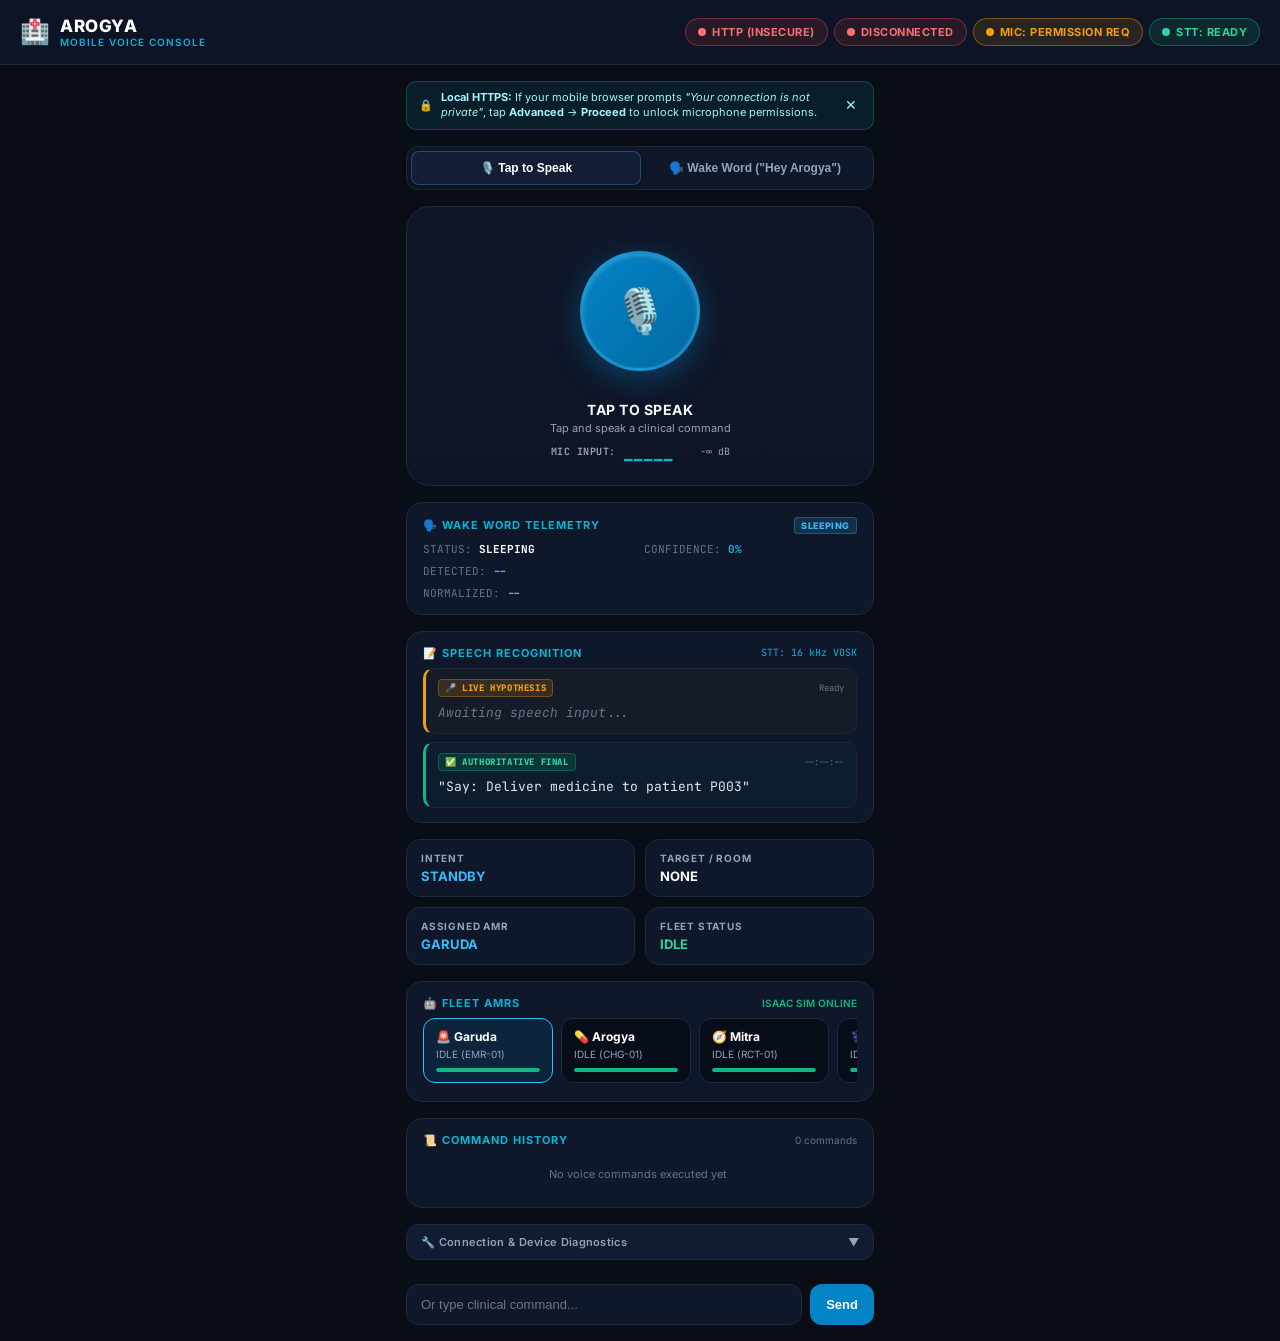
<file: isaac_sim_hospital/web/templates/mobile_voice.html>
<!DOCTYPE html>
<html lang="en">
<head>
  <meta charset="UTF-8">
  <meta name="viewport" content="width=device-width, initial-scale=1.0, maximum-scale=1.0, user-scalable=no, viewport-fit=cover">
  <meta name="theme-color" content="#090d16">
  <meta name="apple-mobile-web-app-capable" content="yes">
  <meta name="apple-mobile-web-app-status-bar-style" content="black-translucent">
  <title>AROGYA Mobile Voice Command Console</title>
  <link rel="preconnect" href="https://fonts.googleapis.com">
  <link rel="preconnect" href="https://fonts.gstatic.com" crossorigin>
  <link href="https://fonts.googleapis.com/css2?family=Inter:wght@400;500;600;700;800&family=JetBrains+Mono:wght@400;600&display=swap" rel="stylesheet">
  <style>
    :root {
      --bg: #090d16;
      --surface: #0f172a;
      --surface-card: #131d35;
      --surface-border: #1e293b;
      --text-main: #f8fafc;
      --text-muted: #94a3b8;
      --text-dim: #64748b;
      --primary: #0284c7;
      --primary-glow: #38bdf8;
      --success: #10b981;
      --success-glow: #34d399;
      --warning: #f59e0b;
      --danger: #ef4444;
      --danger-glow: #f87171;
      --purple: #8b5cf6;
      --cyan: #06b6d4;
    }

    * {
      box-sizing: border-box;
      margin: 0;
      padding: 0;
      -webkit-tap-highlight-color: transparent;
      user-select: none;
    }

    body {
      background-color: var(--bg);
      color: var(--text-main);
      font-family: 'Inter', -apple-system, BlinkMacSystemFont, "Segoe UI", Roboto, sans-serif;
      min-height: 100vh;
      min-height: -webkit-fill-available;
      display: flex;
      flex-direction: column;
      overflow-x: hidden;
      padding: env(safe-area-inset-top) env(safe-area-inset-right) env(safe-area-inset-bottom) env(safe-area-inset-left);
    }

    header {
      padding: 16px 20px;
      background: rgba(15, 23, 42, 0.85);
      backdrop-filter: blur(12px);
      -webkit-backdrop-filter: blur(12px);
      border-bottom: 1px solid var(--surface-border);
      display: flex;
      align-items: center;
      justify-content: space-between;
      position: sticky;
      top: 0;
      z-index: 100;
    }

    .brand-group {
      display: flex;
      align-items: center;
      gap: 10px;
    }

    .brand-icon {
      font-size: 24px;
      line-height: 1;
    }

    .brand-title {
      font-size: 17px;
      font-weight: 800;
      letter-spacing: 0.5px;
      color: #fff;
    }

    .brand-subtitle {
      font-size: 10px;
      color: var(--cyan);
      font-weight: 600;
      letter-spacing: 1px;
      text-transform: uppercase;
    }

    .status-badge {
      display: inline-flex;
      align-items: center;
      gap: 6px;
      padding: 6px 12px;
      border-radius: 9999px;
      font-size: 11px;
      font-weight: 700;
      letter-spacing: 0.5px;
      background: rgba(15, 23, 42, 0.9);
      border: 1px solid var(--surface-border);
      transition: all 0.3s ease;
    }

    .status-badge.connected {
      color: var(--success-glow);
      border-color: rgba(16, 185, 129, 0.4);
      background: rgba(16, 185, 129, 0.12);
    }

    .status-badge.connecting {
      color: var(--warning);
      border-color: rgba(245, 158, 11, 0.4);
      background: rgba(245, 158, 11, 0.12);
    }

    .status-badge.disconnected {
      color: var(--danger-glow);
      border-color: rgba(239, 68, 68, 0.4);
      background: rgba(239, 68, 68, 0.12);
    }

    .status-dot {
      width: 8px;
      height: 8px;
      border-radius: 50%;
      background: currentColor;
    }

    .status-badge.connected .status-dot {
      box-shadow: 0 0 8px var(--success);
      animation: pulse-dot 2s infinite;
    }

    @keyframes pulse-dot {
      0%, 100% { opacity: 1; transform: scale(1); }
      50% { opacity: 0.4; transform: scale(0.85); }
    }

    main {
      flex: 1;
      padding: 16px;
      max-width: 500px;
      margin: 0 auto;
      width: 100%;
      display: flex;
      flex-direction: column;
      gap: 16px;
    }

    /* Mode Selector */
    .mode-bar {
      display: flex;
      background: var(--surface);
      border-radius: 12px;
      padding: 4px;
      border: 1px solid var(--surface-border);
    }

    .mode-btn {
      flex: 1;
      padding: 9px 12px;
      border-radius: 8px;
      border: none;
      background: transparent;
      color: var(--text-muted);
      font-size: 12px;
      font-weight: 600;
      cursor: pointer;
      transition: all 0.2s ease;
      text-align: center;
    }

    .mode-btn.active {
      background: var(--surface-card);
      color: #fff;
      box-shadow: 0 2px 8px rgba(0,0,0,0.3);
      border: 1px solid rgba(56, 189, 248, 0.3);
    }

    /* Primary Mic Controller */
    .mic-stage {
      display: flex;
      flex-direction: column;
      align-items: center;
      justify-content: center;
      padding: 24px 16px;
      background: linear-gradient(180deg, rgba(19, 29, 53, 0.6) 0%, rgba(15, 23, 42, 0.8) 100%);
      border: 1px solid var(--surface-border);
      border-radius: 24px;
      position: relative;
      overflow: hidden;
    }

    .mic-button-wrapper {
      position: relative;
      margin: 10px 0 16px 0;
      width: 140px;
      height: 140px;
      display: flex;
      align-items: center;
      justify-content: center;
    }

    .pulse-ring {
      position: absolute;
      width: 100%;
      height: 100%;
      border-radius: 50%;
      border: 2px solid var(--danger-glow);
      opacity: 0;
      pointer-events: none;
      transform: scale(0.9);
    }

    .mic-button-wrapper.listening .pulse-ring:nth-child(1) {
      animation: pulse-ring 1.8s cubic-bezier(0.215, 0.61, 0.355, 1) infinite;
    }
    .mic-button-wrapper.listening .pulse-ring:nth-child(2) {
      animation: pulse-ring 1.8s cubic-bezier(0.215, 0.61, 0.355, 1) 0.6s infinite;
    }

    @keyframes pulse-ring {
      0% { transform: scale(0.9); opacity: 0.8; }
      100% { transform: scale(1.6); opacity: 0; }
    }

    .mic-btn {
      width: 120px;
      height: 120px;
      border-radius: 50%;
      border: 3px solid rgba(56, 189, 248, 0.4);
      background: linear-gradient(135deg, #0284c7 0%, #0369a1 100%);
      color: white;
      font-size: 44px;
      display: flex;
      align-items: center;
      justify-content: center;
      cursor: pointer;
      box-shadow: 0 8px 30px rgba(2, 132, 199, 0.4), inset 0 2px 4px rgba(255, 255, 255, 0.2);
      transition: all 0.25s cubic-bezier(0.4, 0, 0.2, 1);
      position: relative;
      z-index: 2;
    }

    .mic-btn:active {
      transform: scale(0.93);
    }

    .mic-button-wrapper.listening .mic-btn {
      background: linear-gradient(135deg, #ef4444 0%, #b91c1c 100%);
      border-color: rgba(248, 113, 113, 0.8);
      box-shadow: 0 0 35px rgba(239, 68, 68, 0.6), inset 0 2px 4px rgba(255, 255, 255, 0.3);
      animation: mic-glow 1.2s ease-in-out infinite alternate;
    }

    @keyframes mic-glow {
      from { transform: scale(1); }
      to { transform: scale(1.05); }
    }

    .mic-button-wrapper.processing .mic-btn {
      background: linear-gradient(135deg, #f59e0b 0%, #d97706 100%);
      border-color: rgba(245, 158, 11, 0.8);
      box-shadow: 0 0 30px rgba(245, 158, 11, 0.5);
    }

    .mic-state-label {
      font-size: 14px;
      font-weight: 700;
      letter-spacing: 0.5px;
      color: var(--text-main);
      margin-top: 4px;
      text-transform: uppercase;
    }

    .mic-subtext {
      font-size: 11px;
      color: var(--text-muted);
      margin-top: 3px;
    }

    /* Warning / Permission Alert */
    .alert-banner {
      display: none;
      padding: 10px 14px;
      border-radius: 10px;
      font-size: 12px;
      line-height: 1.4;
      align-items: center;
      gap: 10px;
      background: rgba(239, 68, 68, 0.15);
      border: 1px solid rgba(239, 68, 68, 0.3);
      color: #fca5a5;
    }

    .alert-banner.show {
      display: flex;
    }

    /* Live Transcript Display */
    .section-card {
      background: var(--surface);
      border: 1px solid var(--surface-border);
      border-radius: 16px;
      padding: 14px 16px;
      display: flex;
      flex-direction: column;
      gap: 8px;
    }

    .card-header {
      display: flex;
      align-items: center;
      justify-content: space-between;
    }

    .card-title {
      font-size: 11px;
      font-weight: 700;
      color: var(--cyan);
      letter-spacing: 1px;
      text-transform: uppercase;
      display: flex;
      align-items: center;
      gap: 6px;
    }

    /* Real-Time Audio Level Meter */
    .audio-meter-wrap {
      display: flex;
      align-items: center;
      justify-content: center;
      gap: 8px;
      font-family: 'JetBrains Mono', monospace;
      font-size: 11px;
      margin-top: 8px;
      color: var(--text-dim);
    }

    .meter-label {
      font-size: 10px;
      font-weight: 700;
      letter-spacing: 0.5px;
      color: var(--text-muted);
    }

    .meter-bars {
      font-size: 14px;
      letter-spacing: 2px;
      color: var(--cyan);
      transition: color 0.1s ease;
      font-weight: 700;
    }

    .meter-bars.active {
      color: var(--success-glow);
      text-shadow: 0 0 8px rgba(52, 211, 153, 0.4);
    }

    .meter-bars.peak {
      color: var(--warning);
      text-shadow: 0 0 8px rgba(245, 158, 11, 0.5);
    }

    .meter-db {
      font-size: 10px;
      min-width: 48px;
      text-align: right;
      color: var(--text-muted);
    }

    /* Dual-Channel Speech Recognition Container */
    .transcript-container {
      display: flex;
      flex-direction: column;
      gap: 8px;
    }

    .transcript-channel {
      background: #060913;
      border: 1px solid rgba(30, 41, 59, 0.8);
      border-radius: 10px;
      padding: 10px 12px;
      font-family: 'JetBrains Mono', monospace;
      font-size: 12px;
      line-height: 1.4;
      word-break: break-word;
      transition: all 0.2s ease;
    }

    .transcript-channel.live-channel {
      border-left: 3px solid var(--warning);
      background: rgba(245, 158, 11, 0.03);
    }

    .transcript-channel.final-channel {
      border-left: 3px solid var(--success);
      background: rgba(16, 185, 129, 0.04);
    }

    .channel-header {
      display: flex;
      align-items: center;
      justify-content: space-between;
      margin-bottom: 6px;
    }

    .channel-badge {
      font-size: 9px;
      font-weight: 800;
      letter-spacing: 0.6px;
      text-transform: uppercase;
      padding: 2px 6px;
      border-radius: 4px;
    }

    .channel-badge.live {
      background: rgba(245, 158, 11, 0.15);
      color: var(--warning);
      border: 1px solid rgba(245, 158, 11, 0.3);
    }

    .channel-badge.final {
      background: rgba(16, 185, 129, 0.15);
      color: var(--success-glow);
      border: 1px solid rgba(16, 185, 129, 0.3);
    }

    .channel-sub {
      font-size: 9px;
      color: var(--text-dim);
    }

    .channel-body {
      font-size: 13px;
      color: #e2e8f0;
      line-height: 1.5;
    }

    .channel-body.empty {
      color: var(--text-dim);
      font-style: italic;
    }

    .transcript-box {
      min-height: 50px;
      background: #060913;
      border: 1px solid rgba(30, 41, 59, 0.8);
      border-radius: 10px;
      padding: 10px 12px;
      font-family: 'JetBrains Mono', monospace;
      font-size: 12px;
      line-height: 1.5;
      color: #e2e8f0;
      word-break: break-word;
      transition: all 0.2s ease;
    }

    .transcript-box.empty {
      color: var(--text-dim);
      font-style: italic;
    }

    .transcript-partial {
      color: #cbd5e1;
      font-style: italic;
    }

    .transcript-final {
      color: #38bdf8;
      font-weight: 600;
    }

    /* Mission State Grid */
    .intel-grid {
      display: grid;
      grid-template-columns: 1fr 1fr;
      gap: 10px;
    }

    .intel-cell {
      background: var(--surface);
      border: 1px solid var(--surface-border);
      border-radius: 14px;
      padding: 12px 14px;
      display: flex;
      flex-direction: column;
      gap: 4px;
    }

    .intel-label {
      font-size: 10px;
      color: var(--text-muted);
      font-weight: 700;
      letter-spacing: 0.8px;
      text-transform: uppercase;
    }

    .intel-val {
      font-size: 13px;
      font-weight: 700;
      color: #fff;
      overflow: hidden;
      text-overflow: ellipsis;
      white-space: nowrap;
    }

    .intel-val.highlight {
      color: var(--primary-glow);
    }
    .intel-val.emergency {
      color: var(--danger-glow);
    }
    .intel-val.success {
      color: var(--success-glow);
    }

    /* Fleet Telemetry Drawer */
    .fleet-row {
      display: flex;
      gap: 8px;
      overflow-x: auto;
      padding-bottom: 4px;
      scrollbar-width: none;
    }
    .fleet-row::-webkit-scrollbar {
      display: none;
    }

    .robot-chip {
      flex: 0 0 130px;
      background: #080d1a;
      border: 1px solid var(--surface-border);
      border-radius: 12px;
      padding: 10px 12px;
      display: flex;
      flex-direction: column;
      gap: 4px;
      transition: border-color 0.2s ease;
    }

    .robot-chip.assigned {
      border-color: var(--primary-glow);
      background: rgba(2, 132, 199, 0.12);
    }

    .robot-chip-name {
      font-size: 12px;
      font-weight: 700;
      color: #fff;
      display: flex;
      align-items: center;
      gap: 4px;
    }

    .robot-chip-status {
      font-size: 10px;
      color: var(--text-muted);
      white-space: nowrap;
      overflow: hidden;
      text-overflow: ellipsis;
    }

    .battery-bar-wrap {
      width: 100%;
      height: 4px;
      background: #1e293b;
      border-radius: 2px;
      margin-top: 4px;
      overflow: hidden;
    }

    .battery-bar-fill {
      height: 100%;
      background: var(--success);
      border-radius: 2px;
      transition: width 0.3s ease;
    }

    /* Command History */
    .history-list {
      display: flex;
      flex-direction: column;
      gap: 6px;
      max-height: 160px;
      overflow-y: auto;
      padding-right: 4px;
    }

    .history-item {
      display: flex;
      align-items: center;
      justify-content: space-between;
      padding: 8px 10px;
      background: #080d1a;
      border-radius: 8px;
      font-size: 11px;
      border-left: 3px solid var(--primary);
    }

    .history-item.emergency {
      border-left-color: var(--danger);
    }

    .history-text {
      color: #cbd5e1;
      font-weight: 500;
      max-width: 65%;
      overflow: hidden;
      text-overflow: ellipsis;
      white-space: nowrap;
    }

    .history-meta {
      color: var(--text-dim);
      font-size: 10px;
      font-family: 'JetBrains Mono', monospace;
    }

    /* Fallback Text Input */
    .text-input-wrap {
      display: flex;
      gap: 8px;
      margin-top: auto;
      padding-top: 8px;
    }

    .cmd-input {
      flex: 1;
      background: #0f172a;
      border: 1px solid var(--surface-border);
      border-radius: 12px;
      padding: 12px 14px;
      color: #fff;
      font-size: 13px;
      outline: none;
      transition: border-color 0.2s ease;
    }

    .cmd-input:focus {
      border-color: var(--primary-glow);
    }

    .send-btn {
      background: var(--primary);
      color: white;
      border: none;
      border-radius: 12px;
      padding: 0 16px;
      font-size: 13px;
      font-weight: 700;
      cursor: pointer;
      display: flex;
      align-items: center;
      justify-content: center;
      transition: background 0.2s ease;
    }

    .send-btn:active {
      background: #0369a1;
    }

    /* Multi-badge Header Ribbon */
    .header-badges {
      display: flex;
      align-items: center;
      gap: 6px;
      flex-wrap: wrap;
      justify-content: flex-end;
    }

    .status-badge.secure {
      color: var(--cyan);
      border-color: rgba(6, 182, 212, 0.4);
      background: rgba(6, 182, 212, 0.12);
    }

    .status-badge.insecure {
      color: var(--danger-glow);
      border-color: rgba(239, 68, 68, 0.4);
      background: rgba(239, 68, 68, 0.12);
    }

    .status-badge.mic-ready {
      color: var(--success-glow);
      border-color: rgba(16, 185, 129, 0.4);
      background: rgba(16, 185, 129, 0.12);
    }

    .status-badge.mic-req {
      color: var(--warning);
      border-color: rgba(245, 158, 11, 0.4);
      background: rgba(245, 158, 11, 0.12);
    }

    .status-badge.mic-denied {
      color: var(--danger-glow);
      border-color: rgba(239, 68, 68, 0.4);
      background: rgba(239, 68, 68, 0.12);
    }

    .status-badge.mic-listen {
      color: #f87171;
      border-color: rgba(239, 68, 68, 0.6);
      background: rgba(239, 68, 68, 0.2);
    }

    .status-badge.mic-err {
      color: var(--danger-glow);
      border-color: rgba(239, 68, 68, 0.4);
      background: rgba(239, 68, 68, 0.12);
    }

    /* Diagnostics Card */
    .diag-card {
      background: rgba(15, 23, 42, 0.65);
      border: 1px solid var(--surface-border);
      border-radius: 12px;
      overflow: hidden;
      font-size: 11px;
    }

    .diag-header {
      padding: 10px 14px;
      background: rgba(19, 29, 53, 0.8);
      display: flex;
      align-items: center;
      justify-content: space-between;
      cursor: pointer;
      font-weight: 600;
      color: var(--text-muted);
      letter-spacing: 0.3px;
    }

    .diag-header:hover {
      color: var(--text-main);
    }

    .diag-body {
      display: none;
      padding: 10px 14px;
      flex-direction: column;
      gap: 6px;
      background: rgba(10, 15, 30, 0.7);
      border-top: 1px solid var(--surface-border);
      font-family: 'JetBrains Mono', monospace;
      font-size: 11px;
    }

    .diag-body.expanded {
      display: flex;
    }

    .diag-row {
      display: flex;
      justify-content: space-between;
      align-items: center;
      color: var(--text-dim);
    }

    .diag-val {
      font-weight: 600;
      color: var(--text-main);
    }

    .diag-val.ok {
      color: var(--success);
    }

    .diag-val.warn {
      color: var(--warning);
    }

    .diag-val.err {
      color: var(--danger-glow);
    }

    /* Notice tip banner */
    .cert-tip-banner {
      padding: 8px 12px;
      border-radius: 10px;
      font-size: 11px;
      line-height: 1.4;
      background: rgba(6, 182, 212, 0.1);
      border: 1px solid rgba(6, 182, 212, 0.3);
      color: #a5f3fc;
      display: flex;
      align-items: center;
      gap: 8px;
    }

    .cert-tip-banner.hidden {
      display: none;
    }
  </style>
</head>
<body>

  <!-- Top Header Navigation -->
  <header>
    <div class="brand-group">
      <span class="brand-icon">🏥</span>
      <div>
        <div class="brand-title">AROGYA</div>
        <div class="brand-subtitle">Mobile Voice Console</div>
      </div>
    </div>
    <div class="header-badges">
      <div id="secBadge" class="status-badge secure" title="Connection Security Context">
        <span class="status-dot"></span>
        <span id="secText">HTTPS</span>
      </div>
      <div id="connBadge" class="status-badge connecting" title="WebSocket Link Status">
        <span class="status-dot"></span>
        <span id="connText">CONNECTING...</span>
      </div>
      <div id="micBadge" class="status-badge mic-ready" title="Microphone Status">
        <span class="status-dot"></span>
        <span id="micBadgeText">MIC: READY</span>
      </div>
      <div id="sttBadge" class="status-badge mic-ready" title="faster-whisper STT Service Status">
        <span class="status-dot"></span>
        <span id="sttBadgeText">STT: READY</span>
      </div>
    </div>
  </header>

  <main>
    <!-- Local HTTPS Self-Signed Notice Tip -->
    <div id="certTip" class="cert-tip-banner">
      <span>🔒</span>
      <span style="flex:1;"><strong>Local HTTPS:</strong> If your mobile browser prompts <em>"Your connection is not private"</em>, tap <strong>Advanced</strong> &rarr; <strong>Proceed</strong> to unlock microphone permissions.</span>
      <button onclick="document.getElementById('certTip').classList.add('hidden')" style="background:none; border:none; color:inherit; font-size:14px; cursor:pointer; padding:0 4px;" aria-label="Dismiss">✕</button>
    </div>

    <!-- Microphone Permission Alert -->
    <div id="micAlert" class="alert-banner">
      <span>⚠️</span>
      <span id="micAlertText">Microphone permission required. Tap Allow when prompted.</span>
    </div>

    <!-- Mode Selector: Push to Talk vs Wake Word -->
    <div class="mode-bar">
      <button id="modeTapBtn" class="mode-btn active" onclick="setMode('tap')">🎙️ Tap to Speak</button>
      <button id="modeWakeBtn" class="mode-btn" onclick="setMode('wake')">🗣️ Wake Word ("Hey Arogya")</button>
    </div>

    <!-- Primary Mic Controller Stage -->
    <div class="mic-stage">
      <div id="micWrapper" class="mic-button-wrapper" onclick="toggleMicrophone()">
        <div class="pulse-ring"></div>
        <div class="pulse-ring"></div>
        <button id="micBtn" class="mic-btn" aria-label="Microphone">
          <span id="micIcon">🎙️</span>
        </button>
      </div>
      <div id="micStateLabel" class="mic-state-label">TAP TO SPEAK</div>
      <div id="micSubtext" class="mic-subtext">Tap and speak a clinical command</div>

      <!-- Real Microphone Audio Level Indicator -->
      <div class="audio-meter-wrap" id="audioMeterWrap">
        <span class="meter-label">MIC INPUT:</span>
        <span class="meter-bars" id="audioMeterBars">▁▁▁▁▁</span>
        <span class="meter-db" id="audioMeterDb">-∞ dB</span>
      </div>
    </div>

    <!-- Phase 5.5: Wake Word Telemetry Card -->
    <div class="section-card" id="wakeTelemetryCard">
      <div class="card-header">
        <span class="card-title">🗣️ Wake Word Telemetry</span>
        <span id="wakeStatusBadge" class="channel-badge" style="background: rgba(56, 189, 248, 0.15); color: var(--primary-glow); border: 1px solid rgba(56, 189, 248, 0.3);">SLEEPING</span>
      </div>
      <div style="display: grid; grid-template-columns: 1fr 1fr; gap: 8px; font-family: 'JetBrains Mono', monospace; font-size: 11px;">
        <div><span style="color: var(--text-dim);">STATUS:</span> <strong id="wakeStatusVal" style="color: #fff;">SLEEPING</strong></div>
        <div><span style="color: var(--text-dim);">CONFIDENCE:</span> <strong id="wakeConfVal" style="color: var(--cyan);">0%</strong></div>
        <div style="grid-column: span 2;"><span style="color: var(--text-dim);">DETECTED:</span> <strong id="wakeDetectedVal" style="color: var(--primary-glow);">--</strong></div>
        <div style="grid-column: span 2;"><span style="color: var(--text-dim);">NORMALIZED:</span> <strong id="wakeNormVal" style="color: var(--text-muted);">--</strong></div>
      </div>
    </div>

    <!-- Speech Recognition Dual-Channel Console (Live Partial vs Final) -->
    <div class="section-card">
      <div class="card-header">
        <span class="card-title">📝 Speech Recognition</span>
        <span id="sttEngineLabel" style="font-size: 10px; color: var(--cyan); font-family: 'JetBrains Mono', monospace;">STT: 16 kHz VOSK</span>
      </div>
      <div class="transcript-container">
        <!-- Channel 1: Live Hypothesis -->
        <div class="transcript-channel live-channel">
          <div class="channel-header">
            <span class="channel-badge live">🎤 LIVE HYPOTHESIS</span>
            <span id="partialStatus" class="channel-sub">Ready</span>
          </div>
          <div id="transcriptPartial" class="channel-body empty">
            Awaiting speech input...
          </div>
        </div>
        <!-- Channel 2: Authoritative Final Transcript -->
        <div class="transcript-channel final-channel">
          <div class="channel-header">
            <span class="channel-badge final">✅ AUTHORITATIVE FINAL</span>
            <span id="finalTimestamp" class="channel-sub">--:--:--</span>
          </div>
          <div id="transcriptFinal" class="channel-body">
            "Say: Deliver medicine to patient P003"
          </div>
        </div>
      </div>
    </div>

    <!-- Real-Time Mission Intelligence Grid -->
    <div class="intel-grid">
      <div class="intel-cell">
        <span class="intel-label">Intent</span>
        <span id="intelIntent" class="intel-val highlight">STANDBY</span>
      </div>
      <div class="intel-cell">
        <span class="intel-label">Target / Room</span>
        <span id="intelTarget" class="intel-val">NONE</span>
      </div>
      <div class="intel-cell">
        <span class="intel-label">Assigned AMR</span>
        <span id="intelRobot" class="intel-val highlight">GARUDA</span>
      </div>
      <div class="intel-cell">
        <span class="intel-label">Fleet Status</span>
        <span id="intelStatus" class="intel-val success">IDLE</span>
      </div>
    </div>

    <!-- Fleet AMRs Telemetry Row -->
    <div class="section-card">
      <div class="card-header">
        <span class="card-title">🤖 Fleet AMRs</span>
        <span id="isaacSimOnlineBadge" style="font-size: 10px; color: var(--success); font-weight: 600;">ISAAC SIM ONLINE</span>
      </div>
      <div id="fleetRow" class="fleet-row">
        <!-- Rendered via JS -->
        <div class="robot-chip assigned" id="chip-Garuda_Emergency">
          <div class="robot-chip-name">🚨 Garuda</div>
          <div class="robot-chip-status" id="chip-status-Garuda_Emergency">IDLE (EMR-01)</div>
          <div class="battery-bar-wrap"><div class="battery-bar-fill" id="chip-bat-Garuda_Emergency" style="width: 100%;"></div></div>
        </div>
        <div class="robot-chip" id="chip-Arogya_Delivery">
          <div class="robot-chip-name">💊 Arogya</div>
          <div class="robot-chip-status" id="chip-status-Arogya_Delivery">IDLE (CHG-01)</div>
          <div class="battery-bar-wrap"><div class="battery-bar-fill" id="chip-bat-Arogya_Delivery" style="width: 100%;"></div></div>
        </div>
        <div class="robot-chip" id="chip-Mitra_Reception">
          <div class="robot-chip-name">🧭 Mitra</div>
          <div class="robot-chip-status" id="chip-status-Mitra_Reception">IDLE (RCT-01)</div>
          <div class="battery-bar-wrap"><div class="battery-bar-fill" id="chip-bat-Mitra_Reception" style="width: 100%;"></div></div>
        </div>
        <div class="robot-chip" id="chip-Sahayak_Support">
          <div class="robot-chip-name">⚕️ Sahayak</div>
          <div class="robot-chip-status" id="chip-status-Sahayak_Support">IDLE (GW-01)</div>
          <div class="battery-bar-wrap"><div class="battery-bar-fill" id="chip-bat-Sahayak_Support" style="width: 100%;"></div></div>
        </div>
      </div>
    </div>

    <!-- Recent Command History -->
    <div class="section-card">
      <div class="card-header">
        <span class="card-title">📜 Command History</span>
        <span id="historyCount" style="font-size: 10px; color: var(--text-dim);">0 commands</span>
      </div>
      <div id="historyList" class="history-list">
        <div style="font-size: 11px; color: var(--text-dim); text-align: center; padding: 12px;">No voice commands executed yet</div>
      </div>
    </div>

    <!-- Expandable System & Connection Diagnostics -->
    <div class="diag-card">
      <div class="diag-header" onclick="toggleDiagnostics()">
        <span>🔧 Connection &amp; Device Diagnostics</span>
        <span id="diagToggleIcon">▼</span>
      </div>
      <div id="diagBody" class="diag-body">
        <div class="diag-row"><span>HTTPS / Protocol:</span><span id="diagHttps" class="diag-val">CHECKING...</span></div>
        <div class="diag-row"><span>Secure Context:</span><span id="diagSecure" class="diag-val">CHECKING...</span></div>
        <div class="diag-row"><span>WebSocket:</span><span id="diagWs" class="diag-val">CHECKING...</span></div>
        <div class="diag-row"><span>MediaDevices API:</span><span id="diagMedia" class="diag-val">CHECKING...</span></div>
        <div class="diag-row"><span>Microphone API:</span><span id="diagMicApi" class="diag-val">CHECKING...</span></div>
        <div class="diag-row"><span>Permission State:</span><span id="diagPerm" class="diag-val">CHECKING...</span></div>
        <div class="diag-row"><span>Audio Stream:</span><span id="diagStream" class="diag-val">INACTIVE</span></div>
        <div class="diag-row"><span>Hardware Sample Rate:</span><span id="diagHwSr" class="diag-val">--</span></div>
        <div class="diag-row"><span>Target Resampled SR:</span><span id="diagStreamSr" class="diag-val">16000 Hz Mono</span></div>
        <div class="diag-row"><span>Audio VAD State:</span><span id="diagVad" class="diag-val">SILENCE</span></div>
        <div class="diag-row"><span>STT Latency:</span><span id="diagSttLatency" class="diag-val">--</span></div>
        <div class="diag-row"><span>Audio Frames Sent:</span><span id="diagFrames" class="diag-val">0</span></div>
      </div>
    </div>

    <!-- Fallback Text Command Input -->
    <div class="text-input-wrap">
      <input type="text" id="cmdInput" class="cmd-input" placeholder="Or type clinical command..." onkeydown="handleInputKey(event)">
      <button class="send-btn" onclick="sendTextCommand()">Send</button>
    </div>
  </main>

  <script>
    // Configuration & State
    let ws = null;
    let wsConnected = false;
    let currentMode = 'tap'; // 'tap' or 'wake'
    let isRecording = false;
    let isProcessing = false;
    let isStartingCapture = false;
    let framesSentCount = 0;
    let audioContext = null;
    let mediaStream = null;
    let processorNode = null;
    let reconnectTimeout = null;
    let reconnectAttempts = 0;
    let commandHistory = [];
    let diagStreamState = 'INACTIVE';

    // UI Elements
    const secBadge = document.getElementById('secBadge');
    const secText = document.getElementById('secText');
    const connBadge = document.getElementById('connBadge');
    const connText = document.getElementById('connText');
    const micBadge = document.getElementById('micBadge');
    const micBadgeText = document.getElementById('micBadgeText');
    const micWrapper = document.getElementById('micWrapper');
    const micBtn = document.getElementById('micBtn');
    const micIcon = document.getElementById('micIcon');
    const micStateLabel = document.getElementById('micStateLabel');
    const micSubtext = document.getElementById('micSubtext');
    const micAlert = document.getElementById('micAlert');
    const micAlertText = document.getElementById('micAlertText');
    const transcriptPartial = document.getElementById('transcriptPartial');
    const transcriptFinal = document.getElementById('transcriptFinal');
    const partialStatus = document.getElementById('partialStatus');
    const finalTimestamp = document.getElementById('finalTimestamp');
    const intelIntent = document.getElementById('intelIntent');
    const intelTarget = document.getElementById('intelTarget');
    const intelRobot = document.getElementById('intelRobot');
    const intelStatus = document.getElementById('intelStatus');
    const historyList = document.getElementById('historyList');
    const historyCount = document.getElementById('historyCount');
    const cmdInput = document.getElementById('cmdInput');

    function toggleDiagnostics() {
      const body = document.getElementById('diagBody');
      const icon = document.getElementById('diagToggleIcon');
      if (body.classList.contains('expanded')) {
        body.classList.remove('expanded');
        icon.innerText = '▼';
      } else {
        body.classList.add('expanded');
        icon.innerText = '▲';
        runDiagnostics();
      }
    }

    function updateMicStatus(state, label) {
      if (!micBadge || !micBadgeText) return;
      micBadge.className = 'status-badge';
      if (state === 'ready') {
        micBadge.classList.add('mic-ready');
        micBadgeText.innerText = 'MIC: READY';
      } else if (state === 'required') {
        micBadge.classList.add('mic-req');
        micBadgeText.innerText = 'MIC: PERMISSION REQ';
      } else if (state === 'denied') {
        micBadge.classList.add('mic-denied');
        micBadgeText.innerText = 'MIC: PERMISSION BLOCKED';
      } else if (state === 'listening') {
        micBadge.classList.add('mic-listen');
        micBadgeText.innerText = 'MIC: LISTENING';
      } else if (state === 'insecure') {
        micBadge.classList.add('mic-err');
        micBadgeText.innerText = 'MIC: HTTPS REQUIRED';
      } else {
        micBadge.classList.add('mic-err');
        micBadgeText.innerText = `MIC: ${label || 'ERROR'}`;
      }
    }

    async function runDiagnostics() {
      const isHttps = window.location.protocol === 'https:';
      const isSecure = !!window.isSecureContext;
      const hasMedia = !!(navigator && navigator.mediaDevices);
      const hasGetUserMedia = !!(hasMedia && navigator.mediaDevices.getUserMedia);

      // HTTPS / Protocol
      const elHttps = document.getElementById('diagHttps');
      if (elHttps) {
        elHttps.innerText = isHttps ? 'CONNECTED (HTTPS)' : 'INSECURE (HTTP)';
        elHttps.className = `diag-val ${isHttps ? 'ok' : 'err'}`;
      }
      if (secBadge && secText) {
        if (isHttps) {
          secBadge.className = 'status-badge secure';
          secText.innerText = 'HTTPS (SECURE)';
        } else {
          secBadge.className = 'status-badge insecure';
          secText.innerText = 'HTTP (INSECURE)';
        }
      }

      // Secure Context
      const elSecure = document.getElementById('diagSecure');
      if (elSecure) {
        elSecure.innerText = isSecure ? 'YES' : 'NO (RESTRICTED)';
        elSecure.className = `diag-val ${isSecure ? 'ok' : 'err'}`;
      }

      // WebSocket status
      const elWs = document.getElementById('diagWs');
      if (elWs) {
        const wsProto = isHttps ? 'WSS' : 'WS';
        elWs.innerText = wsConnected ? `CONNECTED (${wsProto})` : 'DISCONNECTED';
        elWs.className = `diag-val ${wsConnected ? 'ok' : 'err'}`;
      }

      // MediaDevices API
      const elMedia = document.getElementById('diagMedia');
      if (elMedia) {
        elMedia.innerText = hasMedia ? 'AVAILABLE' : 'UNAVAILABLE';
        elMedia.className = `diag-val ${hasMedia ? 'ok' : 'err'}`;
      }

      // Microphone API
      const elMicApi = document.getElementById('diagMicApi');
      if (elMicApi) {
        elMicApi.innerText = hasGetUserMedia ? 'AVAILABLE' : 'UNAVAILABLE';
        elMicApi.className = `diag-val ${hasGetUserMedia ? 'ok' : 'err'}`;
      }

      // Audio Stream
      const elStream = document.getElementById('diagStream');
      if (elStream) {
        elStream.innerText = diagStreamState;
        elStream.className = `diag-val ${diagStreamState === 'ACTIVE' ? 'ok' : (diagStreamState === 'INACTIVE' ? '' : 'err')}`;
      }

      // Permission State (if query supported)
      const elPerm = document.getElementById('diagPerm');
      if (navigator.permissions && navigator.permissions.query) {
        try {
          const perm = await navigator.permissions.query({ name: 'microphone' });
          if (elPerm) {
            elPerm.innerText = perm.state.toUpperCase();
            elPerm.className = `diag-val ${perm.state === 'granted' ? 'ok' : (perm.state === 'denied' ? 'err' : 'warn')}`;
          }
          if (perm.state === 'granted') {
            updateMicStatus('ready', 'Ready');
          } else if (perm.state === 'denied') {
            updateMicStatus('denied', 'Permission Denied');
          } else {
            updateMicStatus('required', 'Permission Required');
          }
        } catch (e) {
          if (elPerm) { elPerm.innerText = 'UNKNOWN (QUERY UNSUPPORTED)'; elPerm.className = 'diag-val'; }
        }
      } else {
        if (elPerm) { elPerm.innerText = 'UNKNOWN (QUERY UNSUPPORTED)'; elPerm.className = 'diag-val'; }
      }
    }

    // ─────────────────────────────────────────────────────────────────────────
    // WebSocket Connection with Exponential Backoff Auto-Reconnect
    // ─────────────────────────────────────────────────────────────────────────
    function connectWebSocket() {
      if (ws && (ws.readyState === WebSocket.OPEN || ws.readyState === WebSocket.CONNECTING)) {
        return;
      }

      setConnectionStatus('connecting', 'CONNECTING...');

      const protocol = window.location.protocol === 'https:' ? 'wss:' : 'ws:';
      const host = window.location.host;
      const wsUrl = `${protocol}//${host}/ws/audio`;

      try {
        ws = new WebSocket(wsUrl);
        ws.binaryType = 'arraybuffer';

        ws.onopen = () => {
          console.log('[WS] Connected to AROGYA PC Voice Server');
          wsConnected = true;
          reconnectAttempts = 0;
          setConnectionStatus('connected', 'CONNECTED');
          // Announce device handshake
          ws.send(JSON.stringify({
            type: 'device_handshake',
            client: navigator.userAgent,
            timestamp: Date.now()
          }));
        };

        ws.onmessage = (event) => {
          try {
            const data = JSON.parse(event.data);
            handleServerMessage(data);
          } catch (e) {
            console.warn('[WS] Non-JSON payload received:', event.data);
          }
        };

        ws.onerror = (err) => {
          console.error('[WS] WebSocket error:', err);
        };

        ws.onclose = () => {
          console.log('[WS] Disconnected from server');
          wsConnected = false;
          setConnectionStatus('disconnected', 'DISCONNECTED');
          if (isRecording) {
            stopAudioCapture();
          }
          // Auto reconnect with exponential backoff capped at 5s
          const delay = Math.min(1000 * Math.pow(1.5, reconnectAttempts), 5000);
          reconnectAttempts++;
          clearTimeout(reconnectTimeout);
          reconnectTimeout = setTimeout(connectWebSocket, delay);
        };
      } catch (err) {
        console.error('[WS] Connection attempt failed:', err);
        setConnectionStatus('disconnected', 'DISCONNECTED');
        reconnectTimeout = setTimeout(connectWebSocket, 3000);
      }
    }

    function setConnectionStatus(status, text) {
      connBadge.className = `status-badge ${status}`;
      connText.innerText = text;
    }

    // ─────────────────────────────────────────────────────────────────────────
    // Server Message Dispatcher
    // ─────────────────────────────────────────────────────────────────────────
    // ─────────────────────────────────────────────────────────────────────────
    // Audio Downsampling (Hardware Rate -> 16000 Hz Mono PCM) & Meter
    // ─────────────────────────────────────────────────────────────────────────
    function downsampleBuffer(buffer, inputSampleRate, outputSampleRate) {
      if (outputSampleRate === inputSampleRate || inputSampleRate < outputSampleRate) {
        return buffer;
      }
      const sampleRateRatio = inputSampleRate / outputSampleRate;
      const newLength = Math.round(buffer.length / sampleRateRatio);
      const result = new Float32Array(newLength);
      let offsetResult = 0;
      let offsetBuffer = 0;
      while (offsetResult < result.length) {
        const nextOffsetBuffer = Math.round((offsetResult + 1) * sampleRateRatio);
        let accum = 0;
        let count = 0;
        for (let i = offsetBuffer; i < nextOffsetBuffer && i < buffer.length; i++) {
          accum += buffer[i];
          count++;
        }
        result[offsetResult] = count > 0 ? (accum / count) : buffer[offsetBuffer];
        offsetResult++;
        offsetBuffer = nextOffsetBuffer;
      }
      return result;
    }

    function updateAudioMeter(rms) {
      const barsEl = document.getElementById('audioMeterBars');
      const dbEl = document.getElementById('audioMeterDb');
      const vadEl = document.getElementById('diagVad');
      if (!barsEl || !dbEl) return;

      if (!rms || rms <= 0.0001) {
        barsEl.innerText = '▁▁▁▁▁';
        barsEl.className = 'meter-bars';
        dbEl.innerText = '-∞ dB';
        if (vadEl) { vadEl.innerText = 'SILENCE'; vadEl.className = 'diag-val'; }
        return;
      }

      const db = 20 * Math.log10(Math.max(rms, 0.0001));
      dbEl.innerText = `${Math.round(db)} dB`;
      const isSpeech = db > -35;
      if (vadEl) {
        vadEl.innerText = isSpeech ? 'SPEECH' : 'SILENCE';
        vadEl.className = `diag-val ${isSpeech ? 'ok' : ''}`;
      }

      if (db < -42) {
        barsEl.innerText = '▁▁▁▁▁';
        barsEl.className = 'meter-bars';
      } else if (db < -32) {
        barsEl.innerText = '▂▁▁▁▁';
        barsEl.className = 'meter-bars active';
      } else if (db < -24) {
        barsEl.innerText = '▂▄▁▁▁';
        barsEl.className = 'meter-bars active';
      } else if (db < -15) {
        barsEl.innerText = '▂▄▆▁▁';
        barsEl.className = 'meter-bars active';
      } else if (db < -8) {
        barsEl.innerText = '▂▄▆█▁';
        barsEl.className = 'meter-bars peak';
      } else {
        barsEl.innerText = '▂▄▆██';
        barsEl.className = 'meter-bars peak';
      }
    }

    function updateWakeTelemetry(debug) {
      if (!debug) return;
      const stEl = document.getElementById('wakeStatusVal');
      const confEl = document.getElementById('wakeConfVal');
      const detEl = document.getElementById('wakeDetectedVal');
      const normEl = document.getElementById('wakeNormVal');
      const badgeEl = document.getElementById('wakeStatusBadge');

      const st = debug.status || 'SLEEPING';
      if (stEl) stEl.innerText = st;
      if (confEl) confEl.innerText = debug.confidence ? `${Math.round(debug.confidence * 100)}%` : '0%';
      if (detEl) detEl.innerText = debug.detected ? `"${debug.detected}"` : '--';
      if (normEl) normEl.innerText = debug.normalized ? `"${debug.normalized}"` : '--';

      if (badgeEl) {
        badgeEl.innerText = st;
        if (st === 'WAKE DETECTED') {
          badgeEl.style.background = 'rgba(16, 185, 129, 0.15)';
          badgeEl.style.color = 'var(--success-glow)';
          badgeEl.style.borderColor = 'rgba(16, 185, 129, 0.3)';
        } else if (st === 'LISTENING') {
          badgeEl.style.background = 'rgba(245, 158, 11, 0.15)';
          badgeEl.style.color = 'var(--warning)';
          badgeEl.style.borderColor = 'rgba(245, 158, 11, 0.3)';
        } else {
          badgeEl.style.background = 'rgba(56, 189, 248, 0.15)';
          badgeEl.style.color = 'var(--primary-glow)';
          badgeEl.style.borderColor = 'rgba(56, 189, 248, 0.3)';
        }
      }
    }

    // ─────────────────────────────────────────────────────────────────────────
    // Server Message Dispatcher
    // ─────────────────────────────────────────────────────────────────────────
    function handleServerMessage(msg) {
      switch (msg.type) {
        case 'connected':
          console.log('[SERVER]', msg.message);
          break;

        case 'transcript_partial':
          renderPartialTranscript(msg.text);
          break;

        case 'transcript_final':
          renderFinalTranscript(msg.text);
          if (currentMode === 'tap' && isRecording) {
            stopAudioCapture();
          }
          break;

        case 'voice_status':
          if (msg.status === 'listening') {
            setMicUIState('listening');
          } else if (msg.status === 'processing') {
            setMicUIState('processing');
          } else if (msg.status === 'command_detected') {
            setMicUIState('accepted');
            setTimeout(() => {
              if (!isRecording) setMicUIState('idle');
            }, 2500);
          } else if (msg.status === 'ready') {
            if (!isRecording) setMicUIState('idle');
          } else if (msg.status === 'error') {
            showMicAlert(msg.message || 'Voice service temporarily unavailable.');
            if (!isRecording) setMicUIState('idle');
          }
          break;

        case 'voice_state':
          if (msg.wake_debug) {
            updateWakeTelemetry(msg.wake_debug);
          }
          if (msg.state === 'WAKE_DETECTED' || msg.state === 'LISTENING_FOR_COMMAND') {
            setMicUIState('listening');
            const stateLbl = document.getElementById('micStateLabel');
            const subLbl = document.getElementById('micSubtext');
            if (stateLbl) stateLbl.innerText = "LISTENING FOR COMMAND";
            if (subLbl) subLbl.innerText = msg.response || "Yes, how can I help?";
          } else if (msg.state === 'COMMAND_ACCEPTED' || msg.state === 'PROCESSING_COMMAND') {
            setMicUIState('accepted');
            setTimeout(() => {
              if (!isRecording) setMicUIState('idle');
            }, 2500);
          } else if (msg.state === 'SLEEPING') {
            if (!isRecording) setMicUIState('idle');
          }
          break;

        case 'mission_update':
          updateMissionIntelligence(msg);
          break;

        case 'telemetry':
          updateFleetTelemetry(msg);
          if (msg.audio_diagnostics) {
            const elLat = document.getElementById('diagSttLatency');
            if (elLat && msg.audio_diagnostics.stt_latency_ms !== undefined) {
              elLat.innerText = `${msg.audio_diagnostics.stt_latency_ms} ms`;
            }
          }
          break;

        case 'device_rejected':
          showMicAlert(`⚠️ Notice: Another mobile device (${msg.active_controller}) is currently controlling voice.`);
          break;

        default:
          break;
      }
    }

    // ─────────────────────────────────────────────────────────────────────────
    // Web Audio API: Hardware Capture -> Anti-Aliased Resampling -> 16 kHz PCM
    // ─────────────────────────────────────────────────────────────────────────
    async function startAudioCapture() {
      // Prevent double recording / re-entrant clicks
      if (isRecording || isStartingCapture || isProcessing) return;
      isStartingCapture = true;

      // 1. Verify Secure Context (HTTPS requirement for mic access)
      if (!window.isSecureContext) {
        const errMsg = 'Microphone access is blocked: Mobile browsers require a Secure Context (HTTPS). Please reload this page via https://' + window.location.host;
        console.error('[AUDIO]', errMsg);
        updateMicStatus('insecure', 'Insecure Context');
        showMicAlert(errMsg);
        diagStreamState = 'FAILED (Insecure Context)';
        isStartingCapture = false;
        runDiagnostics();
        return;
      }

      // 2. Verify MediaDevices API availability
      if (!navigator.mediaDevices || !navigator.mediaDevices.getUserMedia) {
        const errMsg = 'mediaDevices.getUserMedia() is unavailable in this browser. Please ensure you are visiting via HTTPS.';
        console.error('[AUDIO]', errMsg);
        updateMicStatus('error', 'API Unavailable');
        showMicAlert(errMsg);
        diagStreamState = 'FAILED (API Unavailable)';
        isStartingCapture = false;
        runDiagnostics();
        return;
      }

      try {
        const AudioCtx = window.AudioContext || window.webkitAudioContext;
        audioContext = new AudioCtx();
        const nativeSampleRate = audioContext.sampleRate;
        console.log(`[AUDIO] Hardware native sample rate: ${nativeSampleRate} Hz`);

        const elHwSr = document.getElementById('diagHwSr');
        if (elHwSr) elHwSr.innerText = `${nativeSampleRate} Hz`;

        mediaStream = await navigator.mediaDevices.getUserMedia({
          audio: {
            channelCount: 1,
            sampleRate: 16000,
            echoCancellation: true,
            noiseSuppression: true,
            autoGainControl: true
          }
        });

        const source = audioContext.createMediaStreamSource(mediaStream);
        const bufferSize = 4096;
        processorNode = audioContext.createScriptProcessor(bufferSize, 1, 1);

        processorNode.onaudioprocess = (e) => {
          if (!isRecording || !wsConnected || ws.readyState !== WebSocket.OPEN) return;

          const float32Data = e.inputBuffer.getChannelData(0);

          // 1. Calculate live RMS on raw samples for the real-time visual meter
          let sumSquares = 0;
          for (let i = 0; i < float32Data.length; i++) {
            sumSquares += float32Data[i] * float32Data[i];
          }
          const rms = Math.sqrt(sumSquares / float32Data.length);
          updateAudioMeter(rms);

          // 2. Resample from hardware native rate (e.g. 48000 Hz) down to 16000 Hz
          const resampled16k = downsampleBuffer(float32Data, audioContext.sampleRate, 16000);

          // 3. Convert 16 kHz Float32 to Signed 16-bit PCM Little-Endian
          const int16Buffer = new ArrayBuffer(resampled16k.length * 2);
          const view = new DataView(int16Buffer);

          for (let i = 0; i < resampled16k.length; i++) {
            let s = Math.max(-1, Math.min(1, resampled16k[i]));
            let int16Sample = s < 0 ? s * 0x8000 : s * 0x7FFF;
            view.setInt16(i * 2, int16Sample, true); // Little-Endian
          }

          // 4. Stream 16 kHz PCM chunk over WebSocket
          ws.send(int16Buffer);
          framesSentCount += resampled16k.length;
          const elFrames = document.getElementById('diagFrames');
          if (elFrames) elFrames.innerText = framesSentCount;
        };

        source.connect(processorNode);
        processorNode.connect(audioContext.destination);

        isRecording = true;
        isStartingCapture = false;
        diagStreamState = `ACTIVE (Resampled ${nativeSampleRate} &rarr; 16 kHz PCM)`;
        updateMicStatus('listening', 'Listening');
        setMicUIState('listening');
        if (partialStatus) partialStatus.innerText = 'Listening...';
        hideMicAlert();
        runDiagnostics();

        // Inform server audio streaming has started
        if (wsConnected && ws.readyState === WebSocket.OPEN) {
          ws.send(JSON.stringify({ type: 'audio_stream_start', mode: currentMode }));
        }

      } catch (err) {
        console.error('[AUDIO] Microphone access failed:', err.name, err.message);
        isStartingCapture = false;
        diagStreamState = 'FAILED (' + (err.name || 'Error') + ')';
        runDiagnostics();

        let actionableMsg = '';
        if (err.name === 'NotAllowedError' || err.name === 'PermissionDeniedError') {
          updateMicStatus('denied', 'Permission Denied');
          actionableMsg = 'Microphone permission is blocked. Open browser site settings (tap the lock/tune icon in the URL bar), set Microphone to Allow, then reload this page.';
        } else if (err.name === 'SecurityError') {
          updateMicStatus('insecure', 'HTTPS Required');
          actionableMsg = 'SecurityError: Browser microphone access is restricted to secure HTTPS origins. Please browse to https://' + window.location.host;
        } else if (err.name === 'NotFoundError' || err.name === 'DevicesNotFoundError') {
          updateMicStatus('error', 'No Mic Found');
          actionableMsg = 'NotFoundError: No microphone hardware detected on this device.';
        } else if (err.name === 'NotReadableError' || err.name === 'TrackStartError') {
          updateMicStatus('error', 'Mic Busy');
          actionableMsg = 'NotReadableError: Microphone is busy or locked by another app or phone call.';
        } else if (err.name === 'OverconstrainedError') {
          updateMicStatus('error', 'Constraints Failed');
          actionableMsg = 'OverconstrainedError: Device microphone cannot fulfill the requested audio constraints.';
        } else if (err.name === 'TypeError') {
          updateMicStatus('error', 'API Undefined');
          actionableMsg = 'TypeError: Media capture API is undefined. Secure context (HTTPS) is required.';
        } else {
          updateMicStatus('error', err.name || 'Error');
          actionableMsg = `Microphone error (${err.name}): ${err.message || 'Access failed.'}`;
        }

        showMicAlert(actionableMsg);
        stopAudioCapture();
        setMicUIState('idle');
      }
    }

    function stopAudioCapture() {
      isRecording = false;
      isStartingCapture = false;

      if (processorNode) {
        try { processorNode.disconnect(); } catch (e) {}
        processorNode = null;
      }
      if (mediaStream) {
        try {
          mediaStream.getTracks().forEach(track => track.stop());
        } catch (e) {}
        mediaStream = null;
      }
      if (audioContext && audioContext.state !== 'closed') {
        try { audioContext.close(); } catch (e) {}
        audioContext = null;
      }

      if (wsConnected && ws.readyState === WebSocket.OPEN) {
        ws.send(JSON.stringify({ type: 'audio_stream_end' }));
      }

      updateAudioMeter(0);
      diagStreamState = 'INACTIVE';
      if (partialStatus) partialStatus.innerText = 'Processing...';
      runDiagnostics();
      if (!isRecording) {
        updateMicStatus('ready', 'Ready');
      }
    }

    function toggleMicrophone() {
      if (!wsConnected) {
        showMicAlert('Cannot record: Reconnecting to AROGYA PC Server...');
        return;
      }

      if (isProcessing) {
        showMicAlert('Processing command... please wait.');
        return;
      }

      if (isRecording) {
        stopAudioCapture();
        setMicUIState('processing');
      } else {
        startAudioCapture();
      }
    }

    function setMode(mode) {
      currentMode = mode;
      document.getElementById('modeTapBtn').className = `mode-btn ${mode === 'tap' ? 'active' : ''}`;
      document.getElementById('modeWakeBtn').className = `mode-btn ${mode === 'wake' ? 'active' : ''}`;

      if (isRecording) {
        stopAudioCapture();
      }

      if (mode === 'wake') {
        micSubtext.innerText = 'Say "Hey Arogya" to awaken the assistant';
      } else {
        micSubtext.innerText = 'Tap and speak a clinical command';
      }
    }

    // ─────────────────────────────────────────────────────────────────────────
    // UI State Rendering & Dual-Channel Transcripts
    // ─────────────────────────────────────────────────────────────────────────
    function setMicUIState(state) {
      micWrapper.className = `mic-button-wrapper ${state}`;
      if (state === 'listening') {
        micIcon.innerText = '⏹️';
        micStateLabel.innerText = '🔴 LISTENING...';
        micStateLabel.style.color = '#ef4444';
        micSubtext.innerText = 'Tap button when finished speaking';
        isProcessing = false;
      } else if (state === 'processing') {
        micIcon.innerText = '🧠';
        micStateLabel.innerText = 'UNDERSTANDING SPEECH...';
        micStateLabel.style.color = '#f59e0b';
        micSubtext.innerText = 'faster-whisper transcribing utterance...';
        isProcessing = true;
      } else if (state === 'accepted') {
        micIcon.innerText = '✅';
        micStateLabel.innerText = 'COMMAND ACCEPTED';
        micStateLabel.style.color = '#10b981';
        micSubtext.innerText = 'AROGYA: Command received';
        isProcessing = false;
      } else {
        micIcon.innerText = '🎙️';
        micStateLabel.innerText = 'TAP TO SPEAK';
        micStateLabel.style.color = '#fff';
        micSubtext.innerText = currentMode === 'wake' ? 'Say "Hey Arogya" or tap to speak' : 'Tap and speak a clinical command';
        isProcessing = false;
      }
    }

    function renderPartialTranscript(text) {
      if (!text) return;
      if (transcriptPartial) {
        transcriptPartial.innerText = `"${text}..."`;
        transcriptPartial.classList.remove('empty');
      }
      if (partialStatus) {
        partialStatus.innerText = 'Speaking...';
      }
    }

    function renderFinalTranscript(text) {
      if (!text) return;
      if (transcriptFinal) {
        transcriptFinal.innerText = `"${text}"`;
        transcriptFinal.classList.remove('empty');
      }
      if (finalTimestamp) {
        finalTimestamp.innerText = new Date().toLocaleTimeString([], { hour: '2-digit', minute: '2-digit', second: '2-digit' });
      }
      if (transcriptPartial) {
        transcriptPartial.innerText = 'Utterance complete';
        transcriptPartial.classList.add('empty');
      }
      if (partialStatus) {
        partialStatus.innerText = 'Finalized';
      }
      isProcessing = false;
    }

    function updateMissionIntelligence(data) {
      if (data.intent) intelIntent.innerText = data.intent.replace(/_/g, ' ');
      if (data.destination) intelTarget.innerText = data.destination;
      if (data.assigned_robot) intelRobot.innerText = data.assigned_robot.replace(/_/g, ' ');
      if (data.status) intelStatus.innerText = data.status.replace(/_/g, ' ');

      if (data.is_emergency) {
        intelIntent.className = 'intel-val emergency';
      } else {
        intelIntent.className = 'intel-val highlight';
      }

      // Add to command history
      if (data.raw_text) {
        addHistoryItem({
          text: data.raw_text,
          robot: data.assigned_robot || 'AUTO',
          dest: data.destination || '',
          time: new Date().toLocaleTimeString([], { hour: '2-digit', minute: '2-digit', second: '2-digit' }),
          is_emergency: !!data.is_emergency
        });
      }
    }

    function addHistoryItem(item) {
      commandHistory.unshift(item);
      if (commandHistory.length > 20) commandHistory.pop();
      renderHistory();
    }

    function renderHistory() {
      historyCount.innerText = `${commandHistory.length} command${commandHistory.length === 1 ? '' : 's'}`;
      if (commandHistory.length === 0) {
        historyList.innerHTML = `<div style="font-size: 11px; color: var(--text-dim); text-align: center; padding: 12px;">No voice commands executed yet</div>`;
        return;
      }

      historyList.innerHTML = commandHistory.map(cmd => `
        <div class="history-item ${cmd.is_emergency ? 'emergency' : ''}">
          <div class="history-text">"${escapeHtml(cmd.text)}"</div>
          <div class="history-meta">${escapeHtml(cmd.robot)} • ${escapeHtml(cmd.time)}</div>
        </div>
      `).join('');
    }

    function updateFleetTelemetry(data) {
      if (!data.robots) return;
      Object.keys(data.robots).forEach(rName => {
        const rInfo = data.robots[rName];
        const statusEl = document.getElementById(`chip-status-${rName}`);
        const batEl = document.getElementById(`chip-bat-${rName}`);
        const chipEl = document.getElementById(`chip-${rName}`);

        if (statusEl) statusEl.innerText = `${rInfo.state} (${rInfo.destination || 'STANDBY'})`;
        if (batEl) {
          const bat = Math.round(rInfo.battery || 100);
          batEl.style.width = `${bat}%`;
          batEl.style.backgroundColor = bat > 40 ? 'var(--success)' : (bat > 20 ? 'var(--warning)' : 'var(--danger)');
        }
        if (chipEl && data.assigned_robot) {
          if (rName === data.assigned_robot || rName.startsWith(data.assigned_robot)) {
            chipEl.classList.add('assigned');
          } else {
            chipEl.classList.remove('assigned');
          }
        }
      });
    }

    function showMicAlert(msg) {
      micAlertText.innerText = msg;
      micAlert.classList.add('show');
    }

    function hideMicAlert() {
      micAlert.classList.remove('show');
    }

    // ─────────────────────────────────────────────────────────────────────────
    // Fallback Text Command Dispatch
    // ─────────────────────────────────────────────────────────────────────────
    function sendTextCommand() {
      const text = cmdInput.value.trim();
      if (!text) return;

      if (!wsConnected || ws.readyState !== WebSocket.OPEN) {
        // Fallback to HTTP POST
        fetch('/api/command', {
          method: 'POST',
          headers: { 'Content-Type': 'application/json' },
          body: JSON.stringify({ command: text, source: 'mobile_text' })
        }).then(res => res.json()).then(resp => {
          renderFinalTranscript(text);
          cmdInput.value = '';
        }).catch(err => {
          showMicAlert('Failed to send text command: ' + err);
        });
        return;
      }

      ws.send(JSON.stringify({
        type: 'text_command',
        text: text,
        source: 'mobile_text'
      }));

      renderFinalTranscript(text);
      cmdInput.value = '';
    }

    function handleInputKey(e) {
      if (e.key === 'Enter') sendTextCommand();
    }

    function escapeHtml(str) {
      if (!str) return '';
      return String(str).replace(/&/g, '&amp;').replace(/</g, '&lt;').replace(/>/g, '&gt;').replace(/"/g, '&quot;');
    }

    // Initialize on window load
    window.addEventListener('DOMContentLoaded', () => {
      runDiagnostics();
      connectWebSocket();
    });
  </script>
</body>
</html>
</file>
